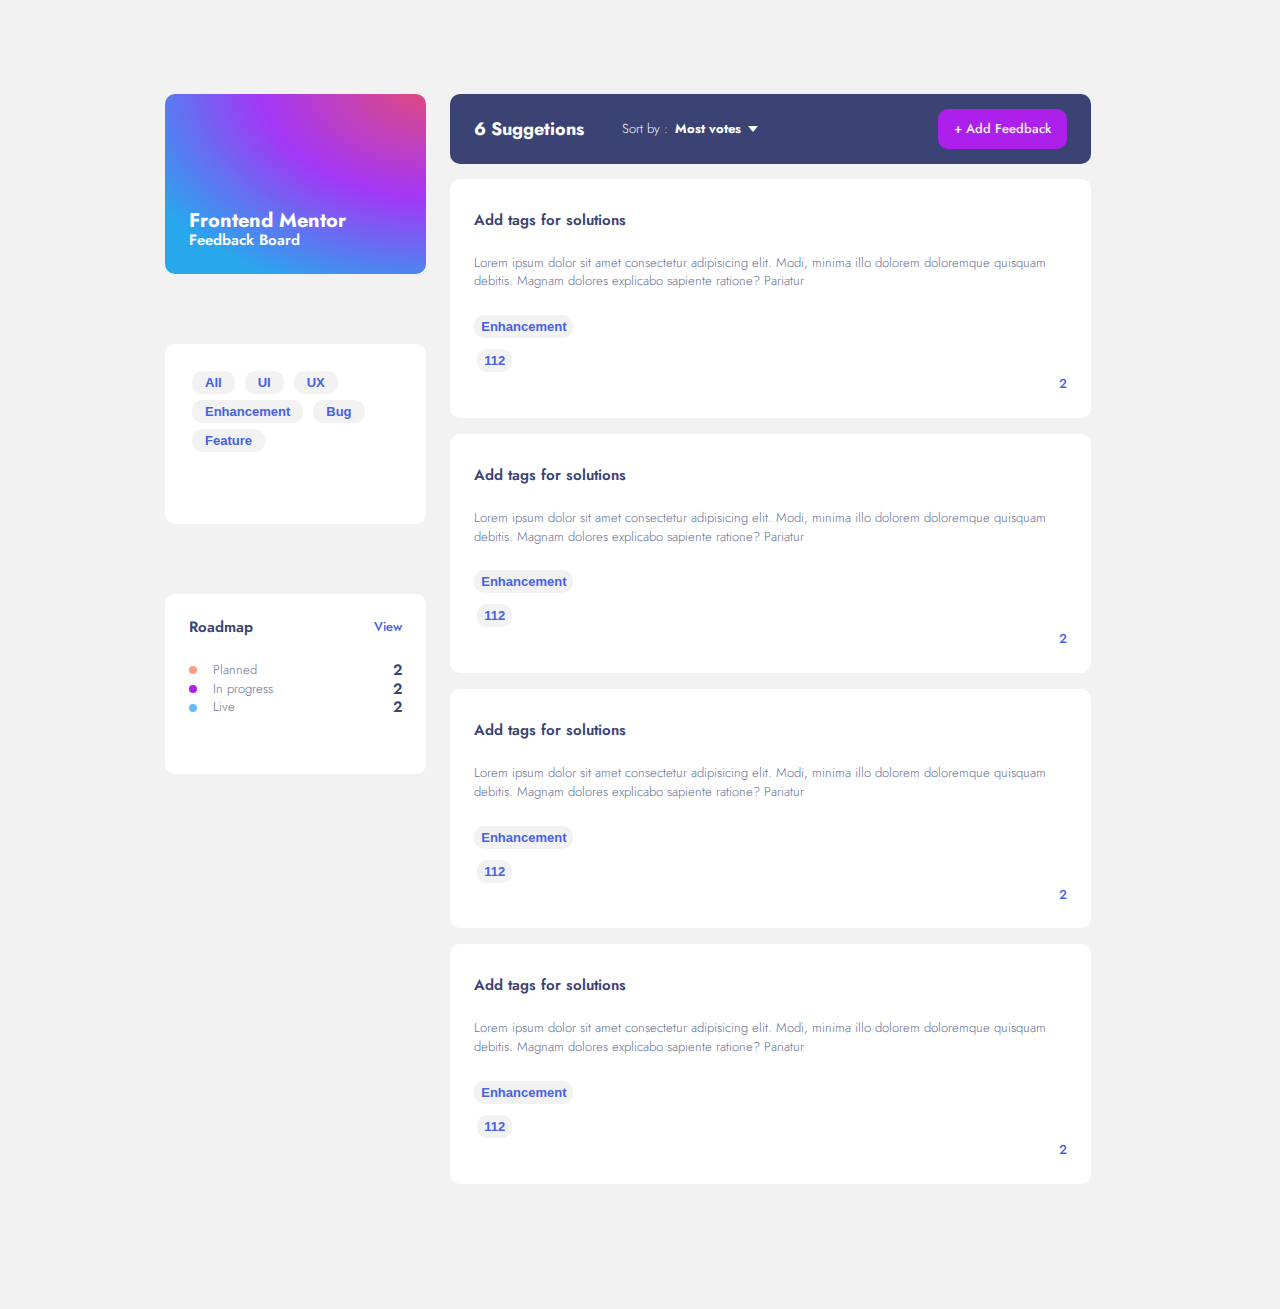
<file: index.html>
<!DOCTYPE html>
<html lang="en">
<head>
    <meta charset="UTF-8">
    <meta http-equiv="X-UA-Compatible" content="IE=edge">
    <meta name="viewport" content="width=device-width, initial-scale=1.0">

    <link rel="stylesheet" href="https://cdnjs.cloudflare.com/ajax/libs/font-awesome/6.0.0-beta2/css/all.min.css" integrity="sha512-YWzhKL2whUzgiheMoBFwW8CKV4qpHQAEuvilg9FAn5VJUDwKZZxkJNuGM4XkWuk94WCrrwslk8yWNGmY1EduTA==" crossorigin="anonymous" referrerpolicy="no-referrer" />
    <link rel="stylesheet" href="css/main.css">
    <title>Document</title>
</head>
<body>
   <div class="main">
        <header>
            <div class="container logo_box">
                    <div class="logo">
                        <h2>Frontend Mentor <i class="fal fa-abacus"></i></h2>
                        <h5>Feedback Board</h5>
                    </div>
                    <span id="slideMenu"><i  class="fas fa-xl fa-bars"></i></span>
            </div>
            <div id="navbar">
                <div class="box">
                    <button class="btn">All</button>
                    <button class="btn">UI</button>
                    <button class="btn">UX</button>
                    <button class="btn">Enhancement</button>
                    <button class="btn">Bug</button>
                    <button class="btn">Feature</button>
                </div>
                <div class="box">
                    <div class="head">
                        <h5>Roadmap</h5>
                        <a href="roadmap.html">View</a>
                    </div>
                    <div class="status_live">
                        <div class="flex">
                            <span class="dot orange"></span>
                            <p>Planned</p>
                        </div>
                        <h5>2</h5>
                    </div>
                    <div class="status_live">
                        <div class="flex">
                            <span class="dot pink"></span>
                            <p>In progress</p>
                        </div>
                        <h5>2</h5>
                    </div>
                    <div class="status_live">
                        <div class="flex">
                            <span class="dot blue"></span>
                            <p>Live</p>
                        </div>
                        <h5>2</h5>
                    </div>
                </div>
            </div>
            
        </header>
        
        <section>
            <div class="nav_sort">
                <div class="container">
                    <div class="most_upvotes">
                        <h3 class="suggetion_number"> <span>  <i class="fa-solid fa-lightbulb"></i>  </span>  6 Suggetions</h3>
                        <div class="dropdown">
                            <p>Sort by :  </p>
                            <div class="select">
                                <span class="selected">Most votes</span>
                                <div class="caret"></div>
                            </div>
                            <ul class="menu">
                                <li class="active menu_item">Most Upvotes</li>
                                <li class="menu_item">Least Upvotes</li>
                                <li class="menu_item">Most Comments</li>
                                <li class="menu_item">Least Comments</li>
                            </ul>
                        </div>
                    </div>
                <a href="create_feed.html" class="btn">+ Add Feedback</a>
                
                </div>
            </div> 
            <div class="container">
                <div class="comment_box box">
                    <div class="comment_head">
                        <a href="edit_feed.html"><h5 class="title">Add tags for solutions</h5></a>
                        <p class="text">Lorem ipsum dolor sit amet consectetur adipisicing elit. Modi, minima illo dolorem doloremque quisquam debitis. Magnam dolores explicabo sapiente ratione? Pariatur</p>
                        <button class="catagory_btn">Enhancement</button>
                    </div>
                    
                    <div class="comment_num">
                        <button><i class="fa-solid fa-angle-up"></i><span class="number"> 112</span></button>
                    </div>
                    <a class="comment" href="feedback_detial.html"><i class="fa-solid fa-comment"> </i>  2</a>
                </div>
                <div class="comment_box box">
                    <div class="comment_head">
                        <a href="edit_feed.html"><h5 class="title">Add tags for solutions</h5></a>
                        <p class="text">Lorem ipsum dolor sit amet consectetur adipisicing elit. Modi, minima illo dolorem doloremque quisquam debitis. Magnam dolores explicabo sapiente ratione? Pariatur</p>
                        <button class="catagory_btn">Enhancement</button>
                    </div>
                    
                    <div class="comment_num">
                        <button><i class="fa-solid fa-angle-up"></i><span class="number"> 112</span></button>
                    </div>
                    <a class="comment" href="feedback_detial.html"><i class="fa-solid fa-comment"> </i>  2</a>
                </div>
                <div class="comment_box box">
                    <div class="comment_head">
                        <a href="edit_feed.html"><h5 class="title">Add tags for solutions</h5></a>
                        <p class="text">Lorem ipsum dolor sit amet consectetur adipisicing elit. Modi, minima illo dolorem doloremque quisquam debitis. Magnam dolores explicabo sapiente ratione? Pariatur</p>
                        <button class="catagory_btn">Enhancement</button>
                    </div>
                    
                    <div class="comment_num">
                        <button><i class="fa-solid fa-angle-up"></i><span class="number"> 112</span></button>
                    </div>
                    <a class="comment" href="feedback_detial.html"><i class="fa-solid fa-comment"> </i>  2</a>
                </div>
                <div class="comment_box box">
                    <div class="comment_head">
                        <a href="edit_feed.html"><h5 class="title">Add tags for solutions</h5></a>
                        <p class="text">Lorem ipsum dolor sit amet consectetur adipisicing elit. Modi, minima illo dolorem doloremque quisquam debitis. Magnam dolores explicabo sapiente ratione? Pariatur</p>
                        <button class="catagory_btn">Enhancement</button>
                    </div>
                    
                    <div class="comment_num">
                        <button><i class="fa-solid fa-angle-up"></i><span class="number"> 112</span></button>
                    </div>
                    <a class="comment" href="feedback_detial.html"><i class="fa-solid fa-comment"> </i>  2</a>
                </div>
                
            </div>
        </section>
   </div>
<script src="app.js"></script>
</body>
</html>
</file>
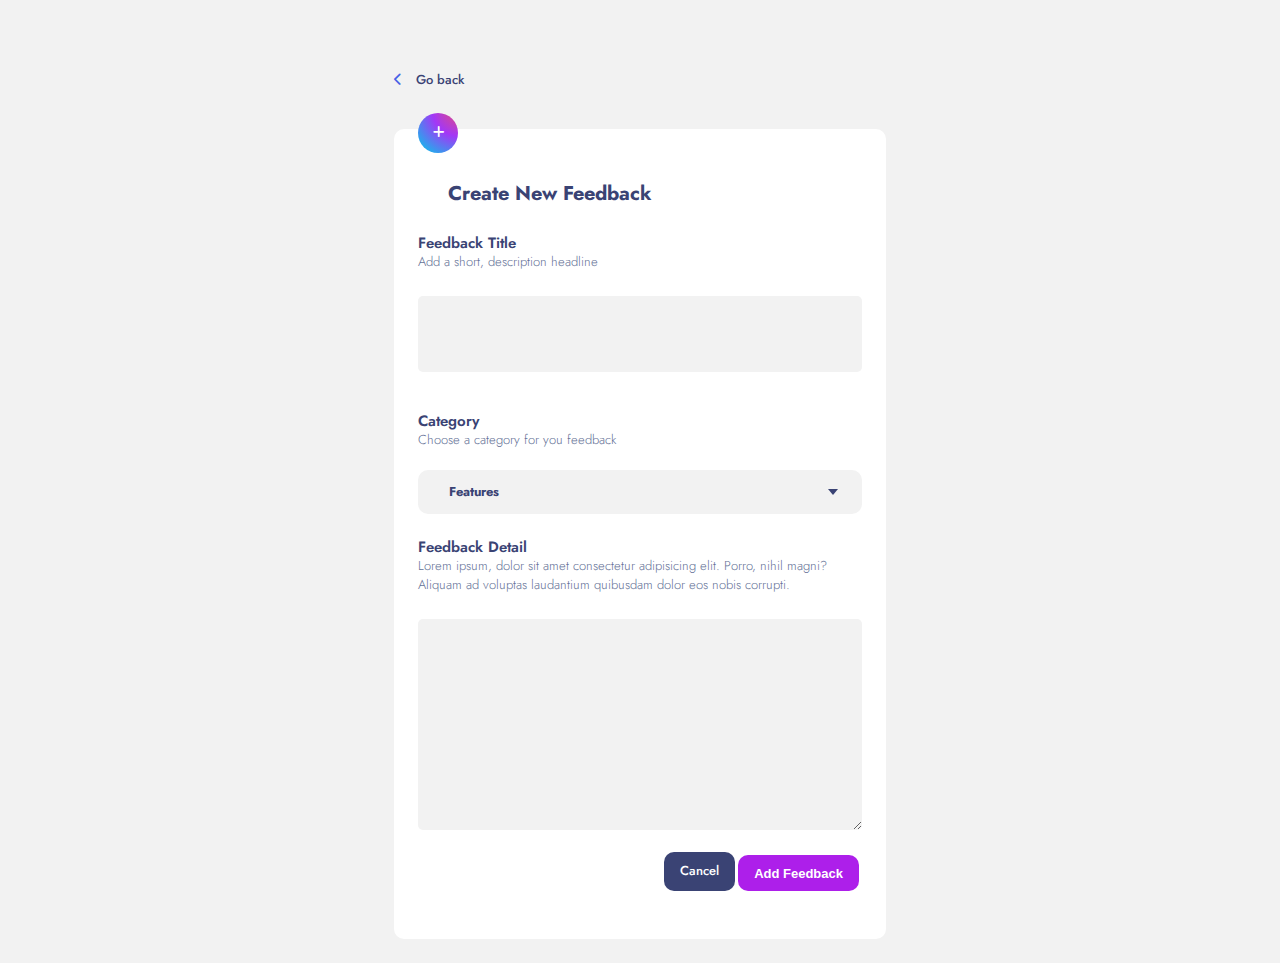
<file: create_feed.html>
<!DOCTYPE html>
<html lang="en">
<head>
    <meta charset="UTF-8">
    <meta http-equiv="X-UA-Compatible" content="IE=edge">
    <meta name="viewport" content="width=device-width, initial-scale=1.0">
    <link rel="stylesheet" href="https://cdnjs.cloudflare.com/ajax/libs/font-awesome/6.1.1/css/all.min.css">
    <link rel="stylesheet" href="css/main.css">
    <title>Document</title>
</head>
<body>
    <div class="edit_create-wrapper">
        <div>
            <div class="container">
                <a href="index.html""><i class="fa-solid fa-chevron-left"></i><span class="back_btn"> Go back</span></a>
            </div>
        </div>
    
        <section class="edit_feed-box">
            <div class="circle_icon"><i class="fa-solid fa-plus"></i></div>
            <div class="box">
                <h2>Create New Feedback</h2>
                <h5>Feedback Title</h5>
                <p>Add a short, description headline</p>
                <input type="text">
                <div>
                    <h5>Category</h5>
                    <p>Choose a category for you feedback</p>
                    <div class="dropdown">
                        <div class="select">
                            <span class="selected">Features</span>
                            <div class="caret"></div>
                        </div>
                        <ul class="menu">
                            <li class="active menu_item"> Features</li>
                            <li class="menu_item">UX</li>
                            <li class="menu_item">UI</li>
                            <li class="menu_item">Enhancement</li>
                            <li class="menu_item">Bug</li>
                        </ul>
                    </div>
                    
                </div>
                <div>
                    <h5>Feedback Detail</h5>
                    <p>Lorem ipsum, dolor sit amet consectetur adipisicing elit. Porro, nihil magni? Aliquam ad voluptas laudantium quibusdam dolor eos nobis corrupti.</p>
                    <textarea name="" id="" cols="30" rows="10"></textarea>
                    <footer>
                        <button class="btn">Add Feedback</button>
                        <a href="index.html" class="cancel_btn btn" href="#">Cancel</a>
                    </footer>
                </div>
            </div>
            
        </section>
    </div>
    <script src="app.js"></script>
</body>
</html>
</file>
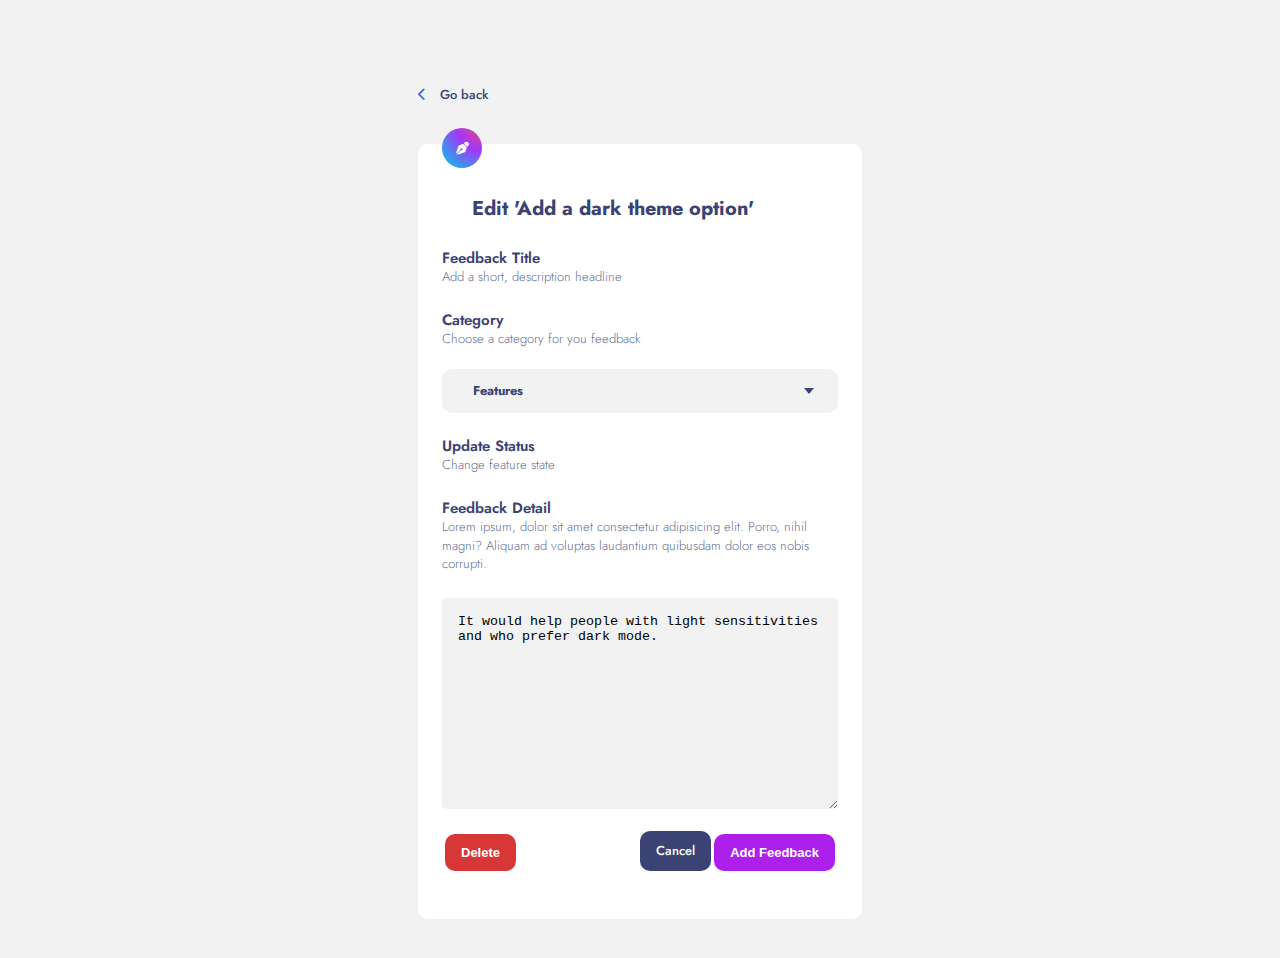
<file: edit_feed.html>
<!DOCTYPE html>
<html lang="en">
<head>
    <meta charset="UTF-8">
    <meta http-equiv="X-UA-Compatible" content="IE=edge">
    <meta name="viewport" content="width=device-width, initial-scale=1.0">
    <link rel="stylesheet" href="https://cdnjs.cloudflare.com/ajax/libs/font-awesome/6.1.1/css/all.min.css">
    <link rel="stylesheet" href="css/main.css">
    <title>Document</title>
</head>
<body>
    <div class="edit_create-wrapper">
        <div class="container">
            <div class="edit_create-feed">
                <div class="container">
                    <a href="index.html"><i class="fa-solid fa-chevron-left"></i><span class="back_btn"> Go back</span></a>
                </div>
            </div>
        
            <section class="edit_feed-box">
                <div class="circle_icon"><i class="fa-solid fa-pen-nib"></i></div>
                <div class="box">
                    <h2>Edit 'Add a dark theme option'</h2>
                    <h5>Feedback Title</h5>
                    <p>Add a short, description headline</p>
                    <div>
                        <h5>Category</h5>
                        <p>Choose a category for you feedback</p>
                        <div class="most_upvotes">
                            <div class="dropdown">
                                <div class="select">
                                    <span class="selected">Features</span>
                                    <div class="caret"></div>
                                </div>
                                <ul class="menu">
                                    <li class="active menu_item"> Features</li>
                                    <li class="menu_item">UX</li>
                                    <li class="menu_item">UI</li>
                                    <li class="menu_item">Enhancement</li>
                                    <li class="menu_item">Bug</li>
                                </ul>
                            </div>
                            
                        </div>
        
                        <h5>Update Status</h5>
                        <p>Change feature state</p>
                        
                    </div>
                    <div>
                        <h5>Feedback Detail</h5>
                        <p>Lorem ipsum, dolor sit amet consectetur adipisicing elit. Porro, nihil magni? Aliquam ad voluptas laudantium quibusdam dolor eos nobis corrupti.</p>
                        <textarea name="" id="" cols="30" rows="10">It would help people with light sensitivities and who prefer dark mode.</textarea>
                        <div class="footer_edit">
                            <footer>
                                <button class="btn">Add Feedback</button>
                                <a href="index.html" class="btn cancel_btn" href="#">Cancel</a>
                            </footer>
                            <button class="btn delete_btn">Delete</button>
                        </div>
                    </div>
                </div>
                
            </section>
        </div>
    </div>
        <script src="app.js"></script>
</body>
</html>
</file>
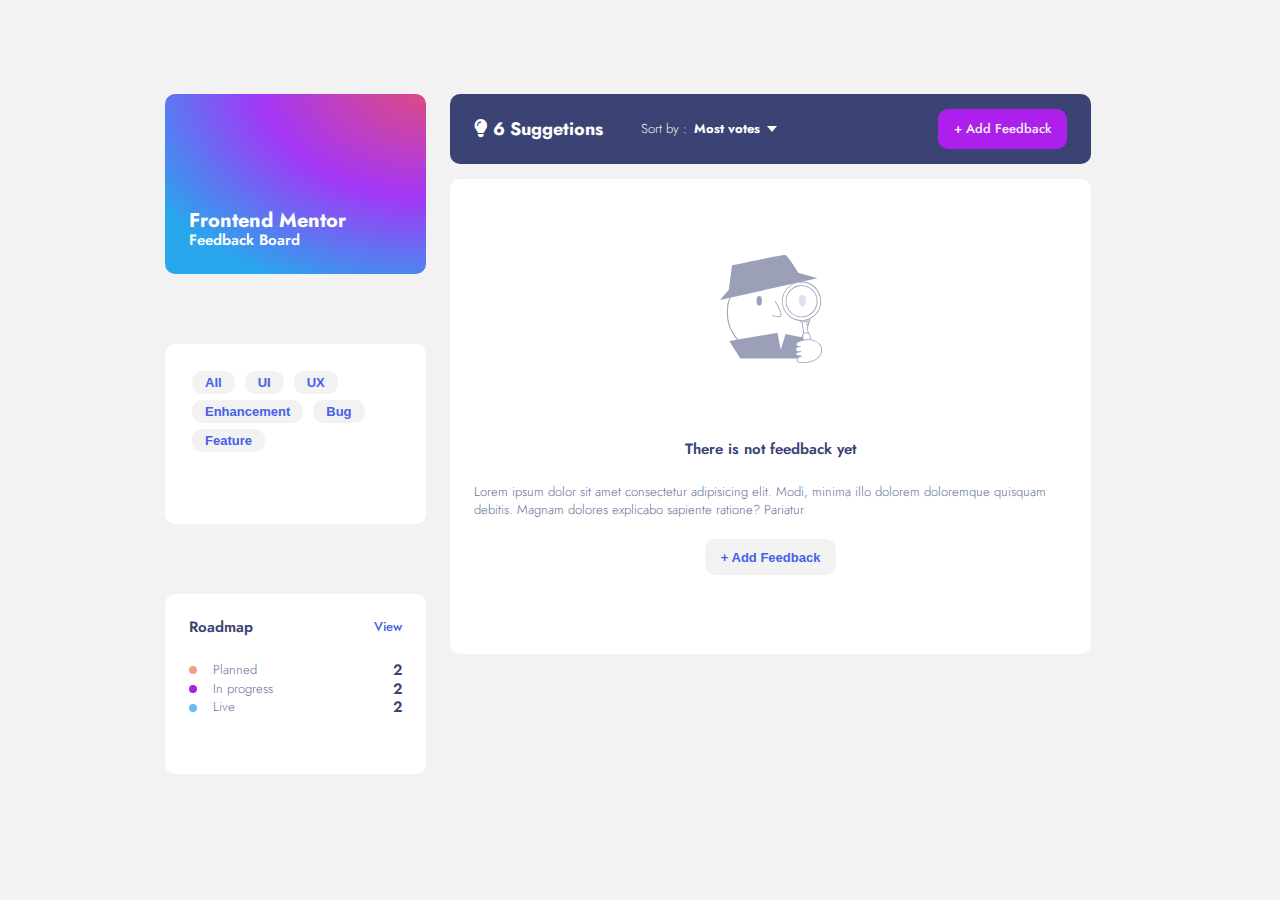
<file: feed.html>
<!DOCTYPE html>
<html lang="en">
<head>
    <meta charset="UTF-8">
    <meta http-equiv="X-UA-Compatible" content="IE=edge">
    <meta name="viewport" content="width=device-width, initial-scale=1.0">
    <link rel="stylesheet" href="https://cdnjs.cloudflare.com/ajax/libs/font-awesome/6.1.1/css/all.min.css">
    <link rel="stylesheet" href="css/main.css">
    <title>Document</title>
</head>
<body>
    <div class="main">
        <header>
            <div class="container logo_box">
                <div class="logo">
                    <h2>Frontend Mentor <i class="fal fa-abacus"></i></h2>
                    <h5>Feedback Board</h5>
                </div>
                <span id="slideMenu"><i  class="fas fa-xl fa-bars"></i></span>
            </div>
            <div id="navbar">
                <div class="box">
                    <button class="btn">All</button>
                    <button class="btn">UI</button>
                    <button class="btn">UX</button>
                    <button class="btn">Enhancement</button>
                    <button class="btn">Bug</button>
                    <button class="btn">Feature</button>
                </div>
                <div class="box">
                    <div class="head">
                        <h5>Roadmap</h5>
                        <a href="roadmap.html">View</a>
                    </div>
                    <div class="status_live">
                        <div class="flex">
                            <span class="dot orange"></span>
                            <p>Planned</p>
                        </div>
                        <h5>2</h5>
                    </div>
                    <div class="status_live">
                        <div class="flex">
                            <span class="dot pink"></span>
                            <p>In progress</p>
                        </div>
                        <h5>2</h5>
                    </div>
                    <div class="status_live">
                        <div class="flex">
                            <span class="dot blue"></span>
                            <p>Live</p>
                        </div>
                        <h5>2</h5>
                    </div>
                </div>
            </div>
              
        </header>
          
        <section>
            <div class="nav_sort">
                <div class="container">
                    
                    <div class="most_upvotes">
                        <h3 class="suggetion_number"> <span>  <i class="fa-solid fa-lightbulb"></i>  </span>  6 Suggetions</h3>
                        <div class="dropdown">
                            <p>Sort by :  </p>
                            <div class="select">
                                <span class="selected">Most votes</span>
                                <div class="caret"></div>
                            </div>
                            <ul class="menu">
                                <li class="active menu_item">Most Upvotes</li>
                                <li class="menu_item">Least Upvotes</li>
                                <li class="menu_item">Most Comments</li>
                                <li class="menu_item">Least Comments</li>
                            </ul>
                        </div>
                        
                    </div>
                   <a href="create_feed.html" class="btn">+ Add Feedback</a>
                </div>
            </div>
            <div class="container">
                <div class="empty_feed">
                    <img src="img/spy.svg" alt="">
                    <h5 class="title">There is not feedback yet</h5>
                    <p class="text">Lorem ipsum dolor sit amet consectetur adipisicing elit. Modi, minima illo dolorem doloremque quisquam debitis. Magnam dolores explicabo sapiente ratione? Pariatur</p>
                    <button class="empty_feed-btn">+ Add Feedback</button>
                </div>
               
            </div>
        </section>
    </div>
    <script src="app.js"></script>
</body>
</html>
</file>
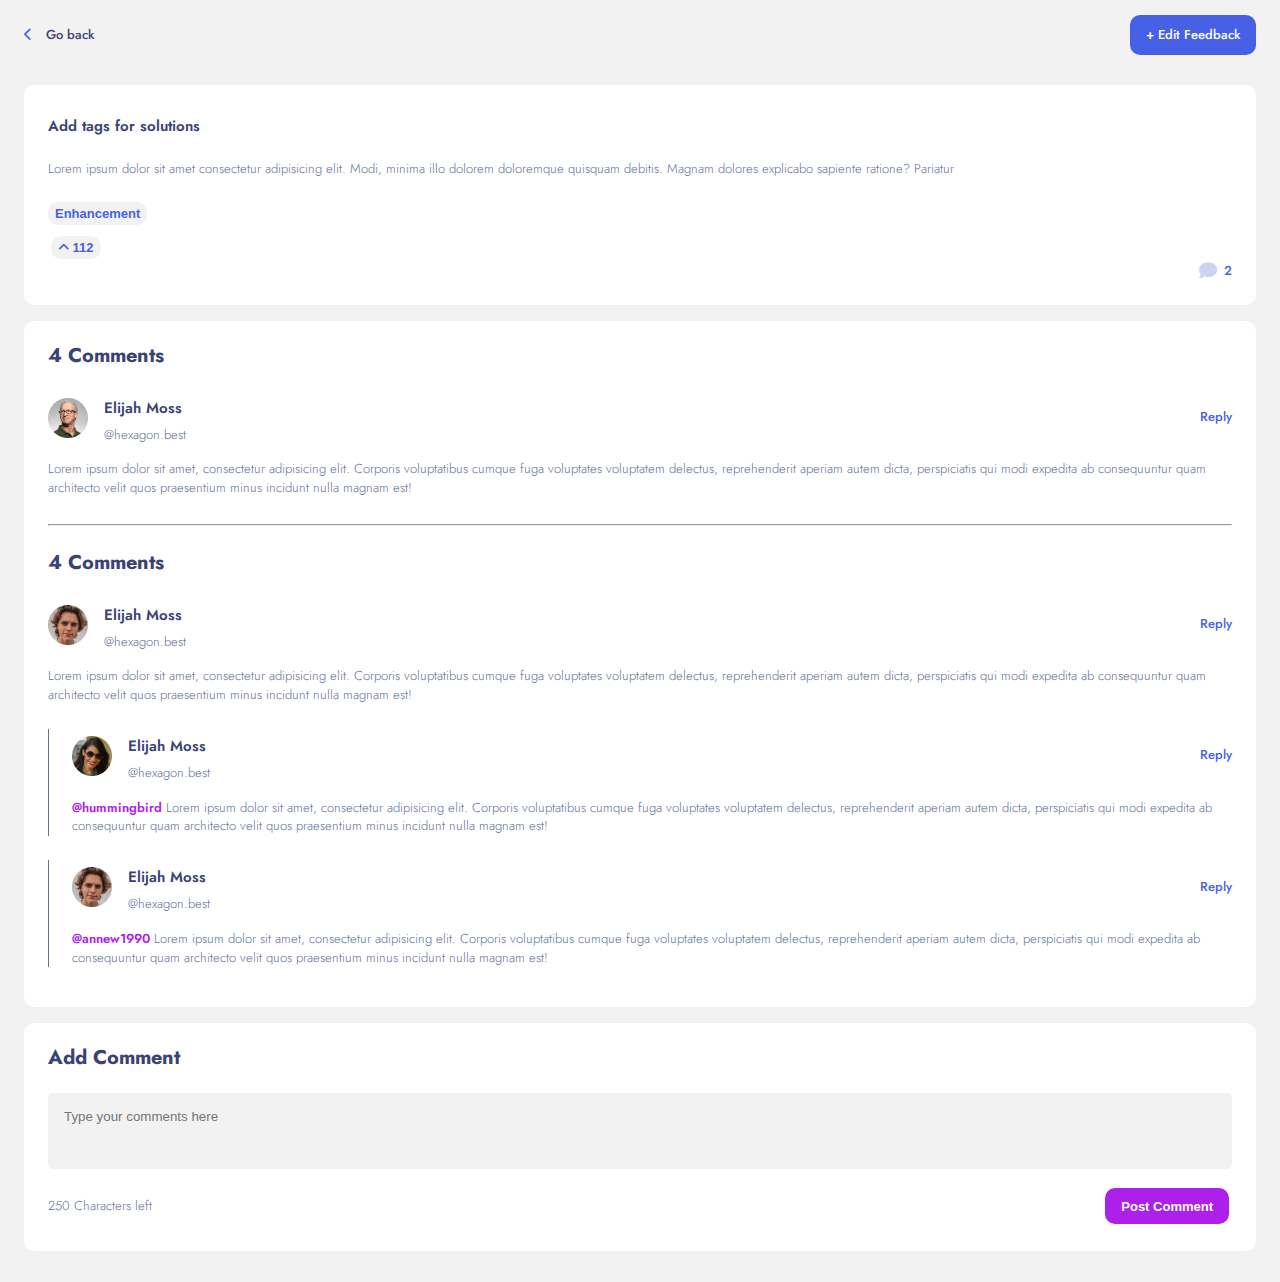
<file: feedback_detial.html>
<!DOCTYPE html>
<html lang="en">
<head>
    <meta charset="UTF-8">
    <meta http-equiv="X-UA-Compatible" content="IE=edge">
    <meta name="viewport" content="width=device-width, initial-scale=1.0">
    <link rel="stylesheet" href="https://cdnjs.cloudflare.com/ajax/libs/font-awesome/6.1.1/css/all.min.css">
    <link rel="stylesheet" href="css/main.css">
    <title>Document</title>
</head>
<body>
    <div class="edit_create-head">
        <div class="container ">
            <div class="flex">
                <a href="index.html"><i class="fa-solid fa-chevron-left"></i><span class="back_btn"> Go back</span></a>
            </div>
            <a href="edit_feed.html" class="btn edit_btn">+ Edit Feedback</a>
        </div>
    </div>
    <section class="Comments container">
        <div class="comment_box box">
            <div class="comment_head">
                <a href="edit_feed.html"><h5 class="title">Add tags for solutions</h5></a>
                <p class="text">Lorem ipsum dolor sit amet consectetur adipisicing elit. Modi, minima illo dolorem doloremque quisquam debitis. Magnam dolores explicabo sapiente ratione? Pariatur</p>
                <button class="catagory_btn">Enhancement</button>
            </div>
            
            <div class="comment_num">
                <button><i class="fa-solid fa-angle-up"></i><span class="number"> 112</span></button>
            </div>
            <a class="comment" href="feedback_detial.html"><i class="fa-solid fa-comment"> </i>  2</a>
        </div>
        <div class="box">
            <h2>4 Comments</h2>
            <div class="flex user">
                <div class="flex ">
                    <img src="img/avatar.jpg" alt="">
                    <div>
                        <h5 class="title">Elijah Moss</h5>
                        <p>@hexagon.best</p>
                    </div>
                </div>
                <a href="#">Reply</a>
            </div>
            <p class="text">Lorem ipsum dolor sit amet, consectetur adipisicing elit. Corporis voluptatibus cumque fuga voluptates voluptatem delectus, reprehenderit aperiam autem dicta, perspiciatis qui modi expedita ab consequuntur quam architecto velit quos praesentium minus incidunt nulla magnam est!</p>
            <hr class="line">
            <h2>4 Comments</h2>
            <div class="flex user">
                <div class="flex ">
                    <img src="img/avatar1.jpg" alt="">
                    <div>
                        <h5 class="title">Elijah Moss</h5>
                        <p>@hexagon.best</p>
                    </div>
                </div>
                <a href="#">Reply</a>
            </div>
            <p class="text">Lorem ipsum dolor sit amet, consectetur adipisicing elit. Corporis voluptatibus cumque fuga voluptates voluptatem delectus, reprehenderit aperiam autem dicta, perspiciatis qui modi expedita ab consequuntur quam architecto velit quos praesentium minus incidunt nulla magnam est!</p>
            <div class="left_line"> 
                <div class="reply">
                    <div class="flex user">
                        <div class="flex ">
                            <img src="img/avatar2.jpg" alt="">
                            <div>
                                <h5 class="title">Elijah Moss</h5>
                                <p>@hexagon.best</p>
                            </div>
                        </div>
                        <a href="#">Reply</a>
                    </div>
                    <p class="text"><span class="reply_user-name">@hummingbird </span> Lorem ipsum dolor sit amet, consectetur adipisicing elit. Corporis voluptatibus cumque fuga voluptates voluptatem delectus, reprehenderit aperiam autem dicta, perspiciatis qui modi expedita ab consequuntur quam architecto velit quos praesentium minus incidunt nulla magnam est!</p>
                    </div>
            </div>
            <div class="left_line"> 
                <div class="reply">
                <div class="flex user">
                    <div class="flex ">
                        <img src="img/avatar1.jpg" alt="">
                        <div>
                            <h5 class="title">Elijah Moss</h5>
                            <p>@hexagon.best</p>
                        </div>
                    </div>
                    <a href="#">Reply</a>
                </div>
                <p class="text"><span class="reply_user-name">@annew1990 </span> Lorem ipsum dolor sit amet, consectetur adipisicing elit. Corporis voluptatibus cumque fuga voluptates voluptatem delectus, reprehenderit aperiam autem dicta, perspiciatis qui modi expedita ab consequuntur quam architecto velit quos praesentium minus incidunt nulla magnam est!</p>
                </div>
            </div>
        </div>

        <div class="box comment_write">
            <h2>Add Comment</h2>
            <input type="text" placeholder="Type your comments here">
            <div class="footer">
                <p>250 Characters left</p>
                <button class="btn">Post Comment</button>
            </div>
        </div>
        
    </section>
</body>
</html>
</file>
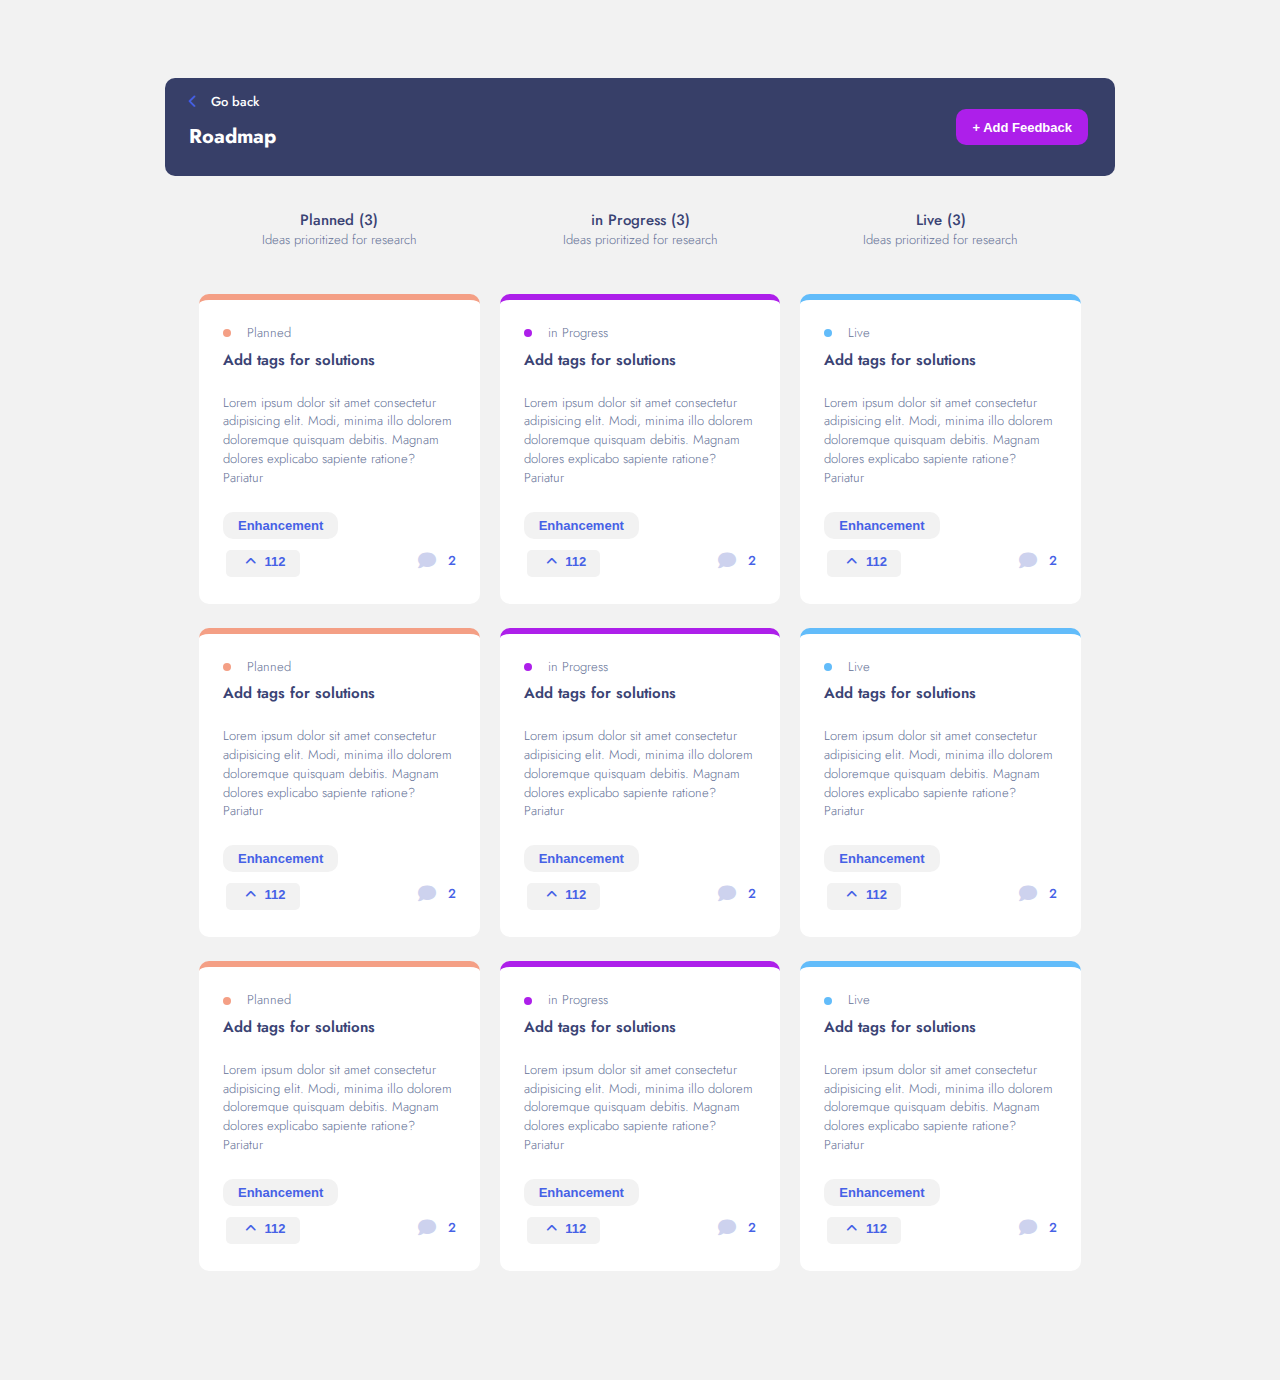
<file: roadmap.html>
<!DOCTYPE html>
<html lang="en">
<head>
    <meta charset="UTF-8">
    <meta http-equiv="X-UA-Compatible" content="IE=edge">
    <meta name="viewport" content="width=device-width, initial-scale=1.0">
    <link rel="stylesheet" href="https://cdnjs.cloudflare.com/ajax/libs/font-awesome/6.1.1/css/all.min.css">
    <link rel="stylesheet" href="css/main.css">
    <title>Document</title>
</head>
<body>
   <div class="roadmap_wrapper">
        <div class="roadmap_head">
            <div class="container edit_feed-head">
                <div class="">
                    <a href="index.html"><i class="fa-solid fa-chevron-left"></i><span class="back_btn"> Go back</span></a>
                    <h2>Roadmap</h2>
                </div>
                <button class="btn">+ Add Feedback</button>
            </div>
        </div>
        <section class="roadmap_box-wrapper">
            <div class="container">
                <div class="roadmap_box">
            <div class="flex status">
                    <div class="status_head">
                        <a class="status_btn planned">Planned <span class="none">(3)</span></a>
                        <p class="none">Ideas prioritized for research</p>
                    </div>
                    <div class="status_head">
                        <a class="status_btn  progress">in Progress <span class="none">(3)</span></a>
                        <p class="none">Ideas prioritized for research</p>
                    </div>
                    <div class="status_head">
                        <a class="status_btn  live">Live <span class="none">(3)</span></a>
                        <p class="none">Ideas prioritized for research</p>
                    </div>
            </div>
            <div class="mobile_status">
                <h2>In-Progress(3)</h2>
                <p>Features currently being developed</p>
            </div>
            <div class="status_box-wrapper">
                <div class="status_box planned_box">
                    <div class="box planned_line">
                        <div>
                            <div class="flex">
                                <span class="dot orange"></span>
                                <p>Planned</p>
                            </div>
                            <h5 class="title">Add tags for solutions</h5>
                            <p class="text">Lorem ipsum dolor sit amet consectetur adipisicing elit. Modi, minima illo dolorem doloremque quisquam debitis. Magnam dolores explicabo sapiente ratione? Pariatur</p>
                            <button class="catagory_btn">Enhancement</button>
                            <div class="roadmap_footer">
                                <div>
                                    <button><i class="fa-solid fa-angle-up"></i><span class="number"> 112</span></button>
                                </div>
                                <a class="comment" href="#"><i class="fa-solid fa-comment"> </i>  2</a>
                            </div>
                        </div>
                    </div>
                    <div class="box planned_line">
                        <div>
                            <div class="flex">
                                <span class="dot orange"></span>
                                <p>Planned</p>
                            </div>
                            <h5 class="title">Add tags for solutions</h5>
                            <p class="text">Lorem ipsum dolor sit amet consectetur adipisicing elit. Modi, minima illo dolorem doloremque quisquam debitis. Magnam dolores explicabo sapiente ratione? Pariatur</p>
                            <button class="catagory_btn">Enhancement</button>
                            <div class="roadmap_footer">
                                <button><i class="fa-solid fa-angle-up"></i><span class="number"> 112</span></button>
                                <a class="comment" href="#"><i class="fa-solid fa-comment"> </i>  2</a>
                            </div>
                        </div>
                    </div>
                    <div class="box planned_line">
                        <div>
                            <div class="flex">
                                <span class="dot orange"></span>
                                <p>Planned</p>
                            </div>
                            <h5 class="title">Add tags for solutions</h5>
                            <p class="text">Lorem ipsum dolor sit amet consectetur adipisicing elit. Modi, minima illo dolorem doloremque quisquam debitis. Magnam dolores explicabo sapiente ratione? Pariatur</p>
                            <button class="catagory_btn">Enhancement</button>
                            <div class="roadmap_footer">
                                <button><i class="fa-solid fa-angle-up"></i><span class="number"> 112</span></button>
                                <a class="comment" href="#"><i class="fa-solid fa-comment"> </i>  2</a>
                            </div>
                        </div>
                    </div>
                </div>
                <div class="status_box progress_box">
                    <div class="box progress_line">
                        <div>
                            <div class="flex">
                                <span class="dot pink"></span>
                                <p>in Progress</p>
                            </div>
                            <h5 class="title">Add tags for solutions</h5>
                            <p class="text">Lorem ipsum dolor sit amet consectetur adipisicing elit. Modi, minima illo dolorem doloremque quisquam debitis. Magnam dolores explicabo sapiente ratione? Pariatur</p>
                            <button class="catagory_btn">Enhancement</button>
                            <div class="roadmap_footer">
                                <div>
                                    <button><i class="fa-solid fa-angle-up"></i><span class="number"> 112</span></button>
                                </div>
                                <a class="comment" href="#"><i class="fa-solid fa-comment"> </i>  2</a>
                            </div>
                        </div>
                    </div>
                    <div class="box progress_line">
                        <div>
                            <div class="flex">
                                <span class="dot pink"></span>
                                <p>in Progress</p>
                            </div>
                            <h5 class="title">Add tags for solutions</h5>
                            <p class="text">Lorem ipsum dolor sit amet consectetur adipisicing elit. Modi, minima illo dolorem doloremque quisquam debitis. Magnam dolores explicabo sapiente ratione? Pariatur</p>
                            <button class="catagory_btn">Enhancement</button>
                            <div class="roadmap_footer">
                                <button><i class="fa-solid fa-angle-up"></i><span class="number"> 112</span></button>
                                <a class="comment" href="#"><i class="fa-solid fa-comment"> </i>  2</a>
                            </div>
                        </div>
                    </div>
                    <div class="box">
                        <div>
                            <div class="flex">
                                <span class="dot pink"></span>
                                <p>in Progress</p>
                            </div>
                            <h5 class="title">Add tags for solutions</h5>
                            <p class="text">Lorem ipsum dolor sit amet consectetur adipisicing elit. Modi, minima illo dolorem doloremque quisquam debitis. Magnam dolores explicabo sapiente ratione? Pariatur</p>
                            <button class="catagory_btn">Enhancement</button>
                            <div class="roadmap_footer">
                                <button><i class="fa-solid fa-angle-up"></i><span class="number"> 112</span></button>
                                <a class="comment" href="#"><i class="fa-solid fa-comment"> </i>  2</a>
                            </div>
                        </div>
                    </div>
                </div>
                <div class="status_box live_box">
                    <div class="box live_line">
                        <div>
                            <div class="flex">
                                <span class="dot blue"></span>
                                <p>Live</p>
                            </div>
                            <h5 class="title">Add tags for solutions</h5>
                            <p class="text">Lorem ipsum dolor sit amet consectetur adipisicing elit. Modi, minima illo dolorem doloremque quisquam debitis. Magnam dolores explicabo sapiente ratione? Pariatur</p>
                            <button class="catagory_btn">Enhancement</button>
                            <div class="roadmap_footer">
                                <div>
                                    <button><i class="fa-solid fa-angle-up"></i><span class="number"> 112</span></button>
                                </div>
                                <a class="comment" href="#"><i class="fa-solid fa-comment"> </i>  2</a>
                            </div>
                        </div>
                    </div>
                    <div class="box live_line">
                        <div>
                            <div class="flex">
                                <span class="dot blue"></span>
                                <p>Live</p>
                            </div>
                            <h5 class="title">Add tags for solutions</h5>
                            <p class="text">Lorem ipsum dolor sit amet consectetur adipisicing elit. Modi, minima illo dolorem doloremque quisquam debitis. Magnam dolores explicabo sapiente ratione? Pariatur</p>
                            <button class="catagory_btn">Enhancement</button>
                            <div class="roadmap_footer">
                                <button><i class="fa-solid fa-angle-up"></i><span class="number"> 112</span></button>
                                <a class="comment" href="#"><i class="fa-solid fa-comment"> </i>  2</a>
                            </div>
                        </div>
                    </div>
                    <div class="box live_line">
                        <div>
                            <div class="flex">
                                <span class="dot blue"></span>
                                <p>Live</p>
                            </div>
                            <h5 class="title">Add tags for solutions</h5>
                            <p class="text">Lorem ipsum dolor sit amet consectetur adipisicing elit. Modi, minima illo dolorem doloremque quisquam debitis. Magnam dolores explicabo sapiente ratione? Pariatur</p>
                            <button class="catagory_btn">Enhancement</button>
                            <div class="roadmap_footer">
                                <button><i class="fa-solid fa-angle-up"></i><span class="number"> 112</span></button>
                                <a class="comment" href="#"><i class="fa-solid fa-comment"> </i>  2</a>
                            </div>
                        </div>
                    </div>
                </div>        
            </div>
            </div>
        </section>
        
   </div>
   <script src="roadmap.js"></script>
</body>
</html>
</file>
<file: css/main.css>
@import url('https://fonts.googleapis.com/css2?family=Jost:ital,wght@0,300;0,500;0,600;1,700&display=swap');

*, *::before, *::after {
    box-sizing: border-box;
    padding: 0;
    margin: 0;
}
:root {
    --clr-white: #FFFFFF;
    --clr-primary: #4661E6;
    --clr-dark: #3A4374;
    --clr-gray: #F2F2F2;
    --clr-light: #647196;
    --clr-pink: #AD1FEA;
    --clr-lightpink : #C75AF6;
    --clr-darkblue: #373F68;
    --clr-lightblue: #62BCFA;
    --clr-orange: #F49F85;
    --clr-active_btn : #4661E6;


    --fs-xl: 15px;
    --fs-xs: 13px;


    --fw-xl: 700;
    --fw-lg: 600;
    --fw-xs: 300;
}


body    {
    font-family: 'Jost', sans-serif;
    color: var(--clr-white);
    background: var(--clr-gray);
    line-height: 18.79px;
    font-size: var(--fs-xs);
    font-weight: 100;
    
}
ul  {
    list-style: none;
}
a   {
    text-decoration: none;
    color: var(--clr-primary);
    font-weight: 500;

}

h1,h2   {
    font-weight: var(--fw-xl);
    font-size: var(--fs-xl);
    line-height: 21.68px;
    color: var(--clr-dark);
}
h5 {
    color: var(--clr-dark);
    font-weight: var(--fw-lg);
    font-size: var(--fs-xs);
}
p {
    font-weight: var(--fw-xs);
    color: var(--clr-light);
}
input {
    border: none;
    background: var(--clr-gray);
    width: 100%;
    padding: 16px 16px 45px 16px;
    border-radius: 5px;
    margin: 24px 16px 16px auto;
}
textarea {
    border: none;
    background: var(--clr-gray);
    width: 100%;
    padding: 16px 16px 45px 16px;
    border-radius: 5px;
    margin: 24px 16px 16px auto;
}
.title  {
    padding: 8px 0;
}
.title:hover {
    color: var(--clr-primary);
}
.container  {
    padding: 15px 24px;
}

.flex {
    display: flex;
    align-items: center;
}
.box {
    background: var(--clr-white);
    border-radius: 10px;
    padding: 24px;
    font-weight: var(--fw-xl);
    margin-bottom: 16px;
}
.orange {
    background: var(--clr-orange);
}
.pink {
    background: var(--clr-pink);
}
.blue {
    background: var(--clr-lightblue);
}

/* All Buttons */


button {
    border: none;
    background: var(--clr-gray);
    color: var(--clr-primary);
    padding: 4px 7px;
    font-size: var(--fs-xs);
    font-weight: var(--fw-xl);
    margin: 3px;
    border-radius: 10px;
    font-weight: var(--fw-lg);
}
button:hover {
    background: #CFD7FF;
}
button:active {
    background: var(--clr-active_btn);
}
.btn{
    background: var(--clr-pink);
    padding: 10.5px 16px;
    color: var(--clr-white);
    border-radius: 10px;
}
.btn:hover {
    background: var(--clr-lightpink);
}
.edit_btn {
    background: var(--clr-primary);
}
.edit_btn:hover {
    background: #7C91F9;
}
.back_btn {
    color: var(--clr-dark);
    margin-left: 10px;
}
.back_btn:hover {
    border-bottom: solid 1px var(--clr-white);
}
.delete_btn {
    background: #D73737;
}
.delete_btn:hover {
    background: #E98888;
}
.edit_feed-box .cancel_btn {
    display: block;
    width: 100%;
    text-align: center;
    color: var(--clr-white);
    background-color: var(--clr-dark);
}  
.cancel_btn:hover {
    background: #656EA3;
}
#navbar .btn{
    padding: 4px 13px;
    background: var(--clr-gray);
    color: var(--clr-primary);
}
#navbar .btn:hover {
    background: #CFD7FF;
}
#navbar .btn:active {
    background: var(--clr-active_btn);
}
.catagory_btn {
    margin: 8px 0;
}


/* Home Page */

.logo_box {
    padding-left: 24px;
    display: flex;
    align-items: center;
    justify-content: space-between;
    background: radial-gradient(128.88% 128.88% at 103.9% -10.39%, #E84D70 0%, #A337F6 53.09%, #28A7ED 100%);
}
.logo_box h2, .logo_box h5{
    color: var(--clr-white);
}
.logo_box .logo {
    margin-right: auto;
}

.nav_sort {
    background-color: var(--clr-dark);
    display: block;
}
.nav_sort .container {
    display: flex;
    align-items: center;
    justify-content: space-between;
}
.nav_sort a {
    color: var(--clr-gray);
    margin-left: 3px;
}
.nav_sort p {
    color: var(--clr-gray);
}
.nav_sort h2 {
    color: var(--clr-gray);
}
.nav_sort .suggetion_number {
    display: none;
}

#navbar {
    width: 270px;
    height: 100vh;
    position: fixed;
    background: var(--clr-gray);
    right: -80%;
    transition: all 0.5s;
}
#navbar .box .head {
    display: flex;
    justify-content: space-between;
    margin-bottom: 24px;
}
#navbar.open {
    right: 0;
}
.slideMenu {
    cursor: pointer;

}

.comment {
    grid-area: comment;
    display: flex;
    justify-content: end;
}
.feed_box {
    display: grid;
    grid-template-columns: repeat(auto);
    grid-template-areas: 
    "head head"
    "num comment";
}
.feed_head{
    grid-area: head;
}
.comment i {
    font-size: 18px;
    color: #CDD2EE;
    margin-right: 7px;
}
.number {
    grid-area: num;
    display: inline;
}

.box .status_live {
    display: flex;
    color: var(--clr-dark);
    justify-content: space-between;
}
.dot {
    height: 8px;
    width: 8px;
    border-radius: 50%;
    display: inline-block;
    margin-right: 16px;
}
.none {
    display: none;
}




/* dropdown */


.most_upvotes {
    display: flex;
}
.dropdown {
    position: relative;
    display: flex;
    justify-content: space-between;
}
.select {
    cursor: pointer;
    display: flex;
    align-items: center;
    justify-content: space-between;
    font-weight: var(--fw-xl);
}
.select:hover {
    opacity: 0.75;
}
.selected {
    margin: 0 7px;
}

.caret {
    width: 0;
    height: 0;
    border-left: 5px solid transparent;
    border-right: 5px solid transparent;
    border-top: 6px solid #fff;
    transition: 0.3s;
}
.caret_rotate {
    transform: rotate(180deg);
}
.menu {
    list-style: none;
    background: var(--clr-white);
    border-radius: 5px;
    color: var(--clr-light);
    position: absolute;
    top: 30px;
    left: 50%;
    width: 140%;
    transform: translateX(-50%);
    z-index: 1;
    opacity: 0;
    box-shadow: 0px 10px 40px -7px rgba(55, 63, 104, 0.350492);
}
.menu_item {
    padding: 12px 24px;
    border-bottom: solid 0.2px var(--clr-light);
}
.menu li:hover {
    color: var(--clr-pink)
}
.active {
    color: var(--clr-pink);
}
.menu_open {
    opacity: 1;
}

/* edit create page */

.edit_feed-box {
    margin: 24px;
    position: relative;
}

.circle_icon {
    position: absolute;
    top: -2%;
    left: 24px;
    background: radial-gradient(128.88% 128.88% at 103.9% -10.39%, #E84D70 0%, #A337F6 53.09%, #28A7ED 100%);
    width: 40px;
    height: 40px;
    border-radius: 50%;
    display: flex;
    align-items: center;
    justify-content: center;
}
.edit_feed-box h5 {
    margin-top: 24px;
}
.edit_feed-box .btn {
    width: 100%;
    margin-bottom: 24px;
}

.edit_create-wrapper .selected {
    color: var(--clr-dark);  
} 
.edit_create-wrapper .select {
    background: var(--clr-gray);
    border-radius: 10px;
    padding: 13px 24px;
    width: 100%;
}
.edit_create-wrapper .caret {
    border-top: solid 6px var(--clr-dark);
}
.edit_create-head .container{
    display: flex;
    justify-content: space-between;
}
.edit_create-wrapper .dropdown {
    width: 100%;
    margin-top: 20px;
}
.edit_create-wrapper .menu {
    width: 100%;
    top: 50px;
}

/* Roadmap　Page */



.roadmap_box .box {
    margin-top: 24px;
    border-top: solid 6px var(--clr-pink);
}
.status_box .live_line {
    border-top: solid 6px var(--clr-lightblue) ;
    display: block;
}
.status_box .planned_line {
    border-top: solid 6px var(--clr-orange);
    display: block;
}
.roadmap_head {
    background-color: var(--clr-darkblue);
}
.roadmap_head .container {
    display: flex;
    align-items: center;
    justify-content: space-between;
}
.roadmap_head h2 {
    color: var(--clr-white);
    margin: 14px 0;
}
.roadmap_head .back_btn {
    color: var(--clr-white);
}
.roadmap_box button {
    padding: 6px 15px;
}
.roadmap_footer {
    display: flex;
    justify-content: space-between;
    align-items: center;
}

/* Empty Feed  */

.empty_feed {
    display: flex;
    flex-wrap: wrap;
    align-items: center;
    flex-direction: column;
    padding: 76px 24px;
    background: var(--clr-white);
    border-radius: 10px;
}
.empty_feed h5 {
    color: var(--clr-dark);
}

.empty_feed img {
    padding-bottom: 69px;
}
.empty_feed-btn {
    padding: 10.5px 16px;
}
.text {
    margin: 16px 0;
}

/* Feedback Detials */

.user {
    justify-content: space-between;
    margin-top: 24px;
}
.user img {
    width: 40px;
    margin-right: 16px;
}
.user a {
    text-decoration: none;
}
hr {
    margin: 26px 0;
}
.left_line {
    border-left: 1px solid var(--clr-light);
}
.reply {
    margin-left: 23px;
}
.reply_user-name {
    color: var(--clr-pink);
    font-weight: var(--fw-lg);
}
.comment_write .footer {
    display: flex;
    justify-content: space-between;
    align-items: center;
}
.status {
    width: 100%;
    justify-content: space-around;
    margin: 20px 0;
}
.status .status_head {
    margin: auto;
    text-align: center;
    width: 100%;
}
.status a {
    margin-top: 20px;
    color: var(--clr-light);
    width: 100%;
    padding-bottom: 20px;
    text-align: center;
    opacity: 0.75;
    border-bottom: solid 4px transparent;
}
.status .status_head:hover {
    color: var(--clr-dark);
    margin-top: 16px;
    opacity: 1;
    width: 100%;
    border-bottom: solid 4px var(--clr-pink);
}
.status h2 {
    margin-top: 20px;
    font-weight: var(--fw-xl);
    color: var(--clr-dark);
}
.status_box {
    display: none;
}
.active {
    display: block;
}
.d_none {
    display: none;
}

@media screen and (min-width: 640px) {
   
    h2 {
        font-size: 20px;
    }
    h3 {
        font-size: 18px;
    }
    h5 {
        font-size: 15px;
    }
    header {
        display: grid;
        padding: 24px;
        align-items: center;
        grid-template-columns: 30% auto;
    }
   .none {
       display: block;
   }
    
    #navbar {
        width: auto;
        right: 0;
        height: auto;
        position: relative;
        display: flex;
    }
    #navbar .box {
        width: 100%;
        margin: 20px;
        height: 180px;
    }
    .logo_box {
        height: 180px;
        padding: 24px;
        border-radius: 10px;
        display: flex;
        flex-direction: column-reverse;
    }
    #slideMenu {
        display: none;
    }
    .nav_sort {
        margin: 0 24px;
        border-radius: 10px;
    }
    .nav_sort .suggetion_number {
        display: inline;
        margin-right: 38px;
    }
    .edit_create-wrapper {
        width: 540px;
        margin: auto;
        margin-top: 56px;
    }
    .feed_box {
        grid-template-areas: 
        "num head comment";
    }
    .feed_box .comment_num {
        margin-right: 40px;

    }
    .feed_box .number{
        display: block;
    }
    .feed_box .comment {
        margin: auto;
    }
    .edit_feed-box h2 {
        margin: 30px;
    }
    .edit_feed-box footer {
        display: flex;
        justify-content: end; 
        flex-direction: row-reverse;
    }
    .edit_feed-box .btn {
        width: auto;
        margin-bottom: 24px;
    }
    .edit_feed-box .cancel_btn {
        width: auto;
        display: inline;
    } 
    .footer_edit {
        display: flex;
        justify-content: space-between;
        flex-direction: row-reverse;
    }
    
    .mobile_status {
        display: none;
    }
    .status a {

        color: var(--clr-dark);
        opacity: 1;
        font-size: 15px;
        background-color: transparent;
    }
    .status .status_head:hover {
        border-bottom: none
    }
    .status span {
        display: inline;
    }
    
    

    .status_box-wrapper {
        display: flex;
    }
    .status_box {
        display: block;
        margin: 0 10px;
    }
    .roadmap_wrapper {
        padding: 56px 40px;
    }
    .roadmap_head {
        border-radius: 10px;
    }
    .roadmap_footer .number {
        padding-right: 10px;
    }
    .roadmap_footer button {
        border-radius: 5px;
        padding: 4px;
    }
    .roadmap_footer i {
        padding: 0 5px 5px 15px;
    }
}
@media screen and (min-width: 1024px) {
    .main {
        padding: 94px 165px;
        display: flex;
        align-items: flex-start;
    }
    header {
        width: 40%;
        display: flex;
        flex-direction: column;
        padding: 0;
    }
    
    #navbar {
        display: flex;
        flex-wrap: wrap;
        
    }
    #navbar .box:first-child{
        margin: 70px 0;

    }
    #navbar .box {
        width: 100%;
        margin: 0;
    }
    .logo_box { 
        width: 100%;
    }
    .create_wrapper {
        margin-top: 90px;
    }
    .roadmap_wrapper {
        padding: 78px 165px;
    }
    
    
}
</file>
